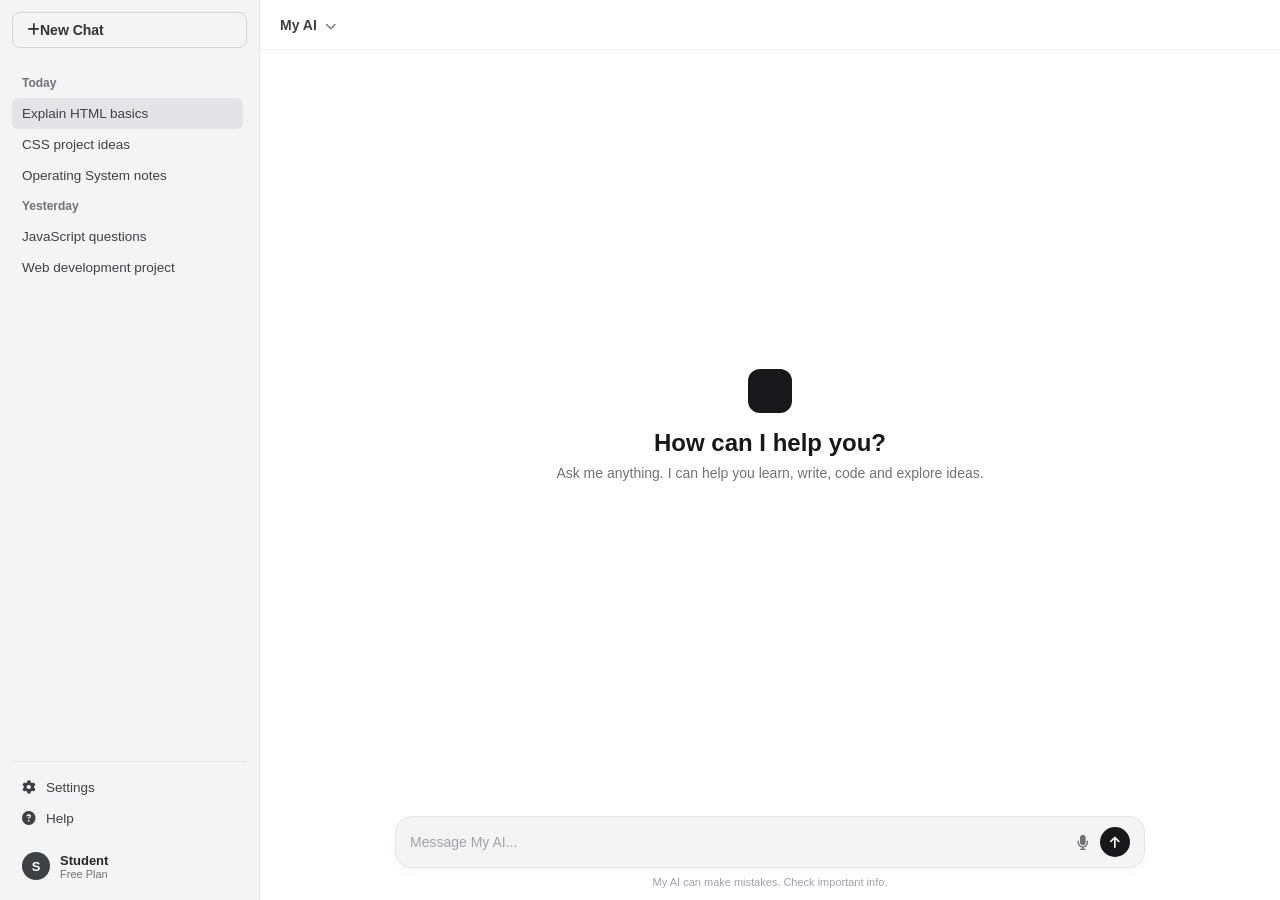
<file: my ai.html>
<!DOCTYPE html>
<html lang="en">
<head>
    <meta charset="UTF-8">
    <meta name="viewport" content="width=device-width, initial-scale=1.0">
    <title>My AI</title>
    <!-- Google Fonts & FontAwesome for Icons -->
    <link rel="stylesheet" href="https://cdnjs.cloudflare.com/ajax/libs/font-awesome/6.4.0/css/all.min.css">
    <link rel="stylesheet" href="style.css">
</head>
<body>

    <div class="app-container">
        <!-- Sidebar -->
        <aside class="sidebar">
            <div class="sidebar-top">
                <button class="new-chat-btn">
                    <i class="fa-solid fa-plus"><span>New Chat</span></i>
                </button>
            </div>
            
            <div class="sidebar-history">
                <div class="history-category">Today</div>
                <div class="history-item active">Explain HTML basics</div>
                <div class="history-item">CSS project ideas</div>
                <div class="history-item">Operating System notes</div>
                
                <div class="history-category">Yesterday</div>
                <div class="history-item">JavaScript questions</div>
                <div class="history-item">Web development project</div>
            </div>

            <div class="sidebar-bottom">
                <div class="menu-item"><i class="fa-solid fa-gear"></i> Settings</div>
                <div class="menu-item"><i class="fa-solid fa-circle-question"></i> Help</div>
                <div class="user-profile">
                    <div class="user-avatar">S</div>
                    <div class="user-info">
                        <span class="user-name">Student</span>
                        <span class="user-plan">Free Plan</span>
                    </div>
                </div>
            </div>
        </aside>

        <!-- Main Chat Section -->
        <main class="chat-main">
            <header class="chat-header">
                <span class="header-title">My AI <i class="fa-solid fa-chevron-down"></i></span>
            </header>

            <div class="chat-body" id="chatBody">
                <!-- Initial Welcome Screen -->
                <div class="welcome-container" id="welcomeContainer">
                    <div class="ai-logo-large">
                        <i class="fa-solid fa-sparkles"></i>
                    </div>
                    <h1>How can I help you?</h1>
                    <p>Ask me anything. I can help you learn, write, code and explore ideas.</p>
                </div>

                <!-- Chat messages will append here dynamically via JS -->
                <div class="chat-messages" id="chatMessages"></div>
            </div>

            <!-- Input Footer Area -->
            <div class="chat-footer">
                <div class="input-box-wrapper">
                    <input type="text" id="userInput" placeholder="Message My AI...">
                    <div class="input-actions">
                        <button class="action-btn"><i class="fa-solid fa-microphone"></i></button>
                        <button class="send-btn" id="sendBtn"><i class="fa-solid fa-arrow-up"></i></button>
                    </div>
                </div>
                <p class="footer-note">My AI can make mistakes. Check important info.</p>
            </div>
        </main>
    </div>

    <script src="script.js"></script>
</body>
</html>
</file>
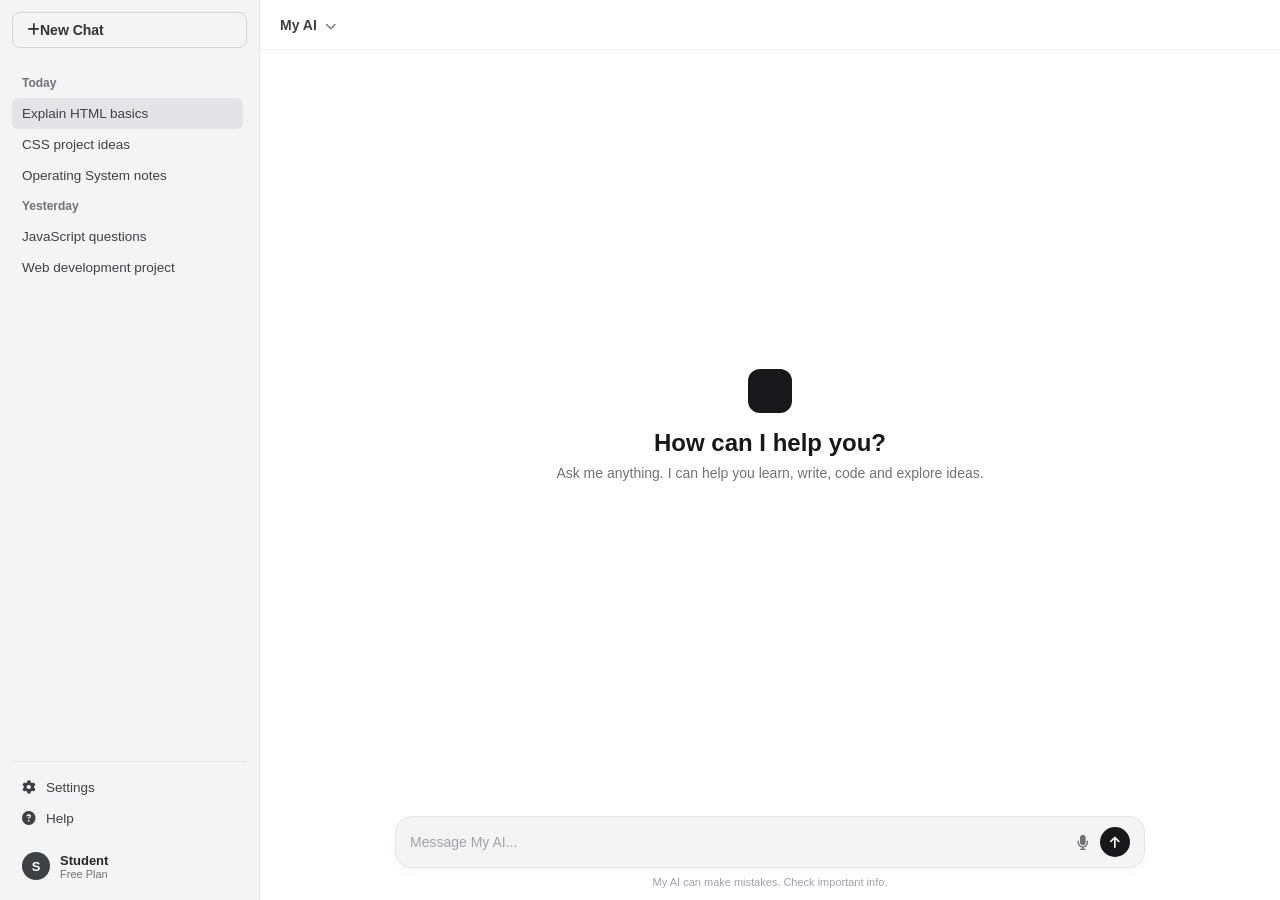
<file: HTML/my ai.html>
<!DOCTYPE html>
<html lang="en">
<head>
    <meta charset="UTF-8">
    <meta name="viewport" content="width=device-width, initial-scale=1.0">
    <title>My AI</title>
    <!-- Google Fonts & FontAwesome for Icons -->
    <link rel="stylesheet" href="https://cdnjs.cloudflare.com/ajax/libs/font-awesome/6.4.0/css/all.min.css">
    <link rel="stylesheet" href="../style.css">
</head>
<body>

    <div class="app-container">
        <!-- Sidebar -->
        <aside class="sidebar">
            <div class="sidebar-top">
                <button class="new-chat-btn">
                    <i class="fa-solid fa-plus"><span>New Chat</span></i>
                </button>
            </div>
            
            <div class="sidebar-history">
                <div class="history-category">Today</div>
                <div class="history-item active">Explain HTML basics</div>
                <div class="history-item">CSS project ideas</div>
                <div class="history-item">Operating System notes</div>
                
                <div class="history-category">Yesterday</div>
                <div class="history-item">JavaScript questions</div>
                <div class="history-item">Web development project</div>
            </div>

            <div class="sidebar-bottom">
                <div class="menu-item"><i class="fa-solid fa-gear"></i> Settings</div>
                <div class="menu-item"><i class="fa-solid fa-circle-question"></i> Help</div>
                <div class="user-profile">
                    <div class="user-avatar">S</div>
                    <div class="user-info">
                        <span class="user-name">Student</span>
                        <span class="user-plan">Free Plan</span>
                    </div>
                </div>
            </div>
        </aside>

        <!-- Main Chat Section -->
        <main class="chat-main">
            <header class="chat-header">
                <span class="header-title">My AI <i class="fa-solid fa-chevron-down"></i></span>
            </header>

            <div class="chat-body" id="chatBody">
                <!-- Initial Welcome Screen -->
                <div class="welcome-container" id="welcomeContainer">
                    <div class="ai-logo-large">
                        <i class="fa-solid fa-sparkles"></i>
                    </div>
                    <h1>How can I help you?</h1>
                    <p>Ask me anything. I can help you learn, write, code and explore ideas.</p>
                </div>

                <!-- Chat messages will append here dynamically via JS -->
                <div class="chat-messages" id="chatMessages"></div>
            </div>

            <!-- Input Footer Area -->
            <div class="chat-footer">
                <div class="input-box-wrapper">
                    <input type="text" id="userInput" placeholder="Message My AI...">
                    <div class="input-actions">
                        <button class="action-btn"><i class="fa-solid fa-microphone"></i></button>
                        <button class="send-btn" id="sendBtn"><i class="fa-solid fa-arrow-up"></i></button>
                    </div>
                </div>
                <p class="footer-note">My AI can make mistakes. Check important info.</p>
            </div>
        </main>
    </div>

    <script src="../script.js"></script>
</body>
</html>
</file>
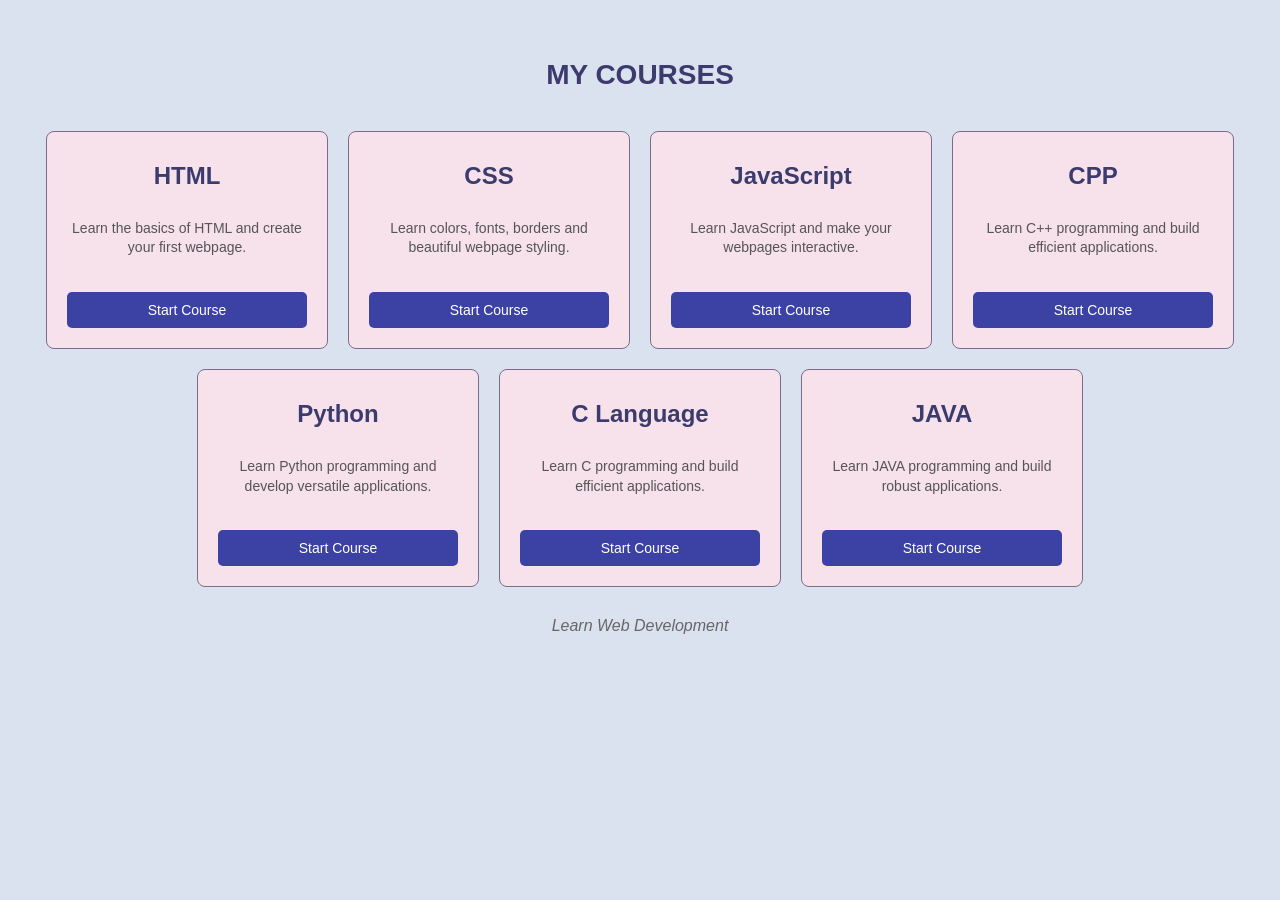
<file: HTML/my courses.html>
<!doctype html>
<html lang="en">
<head>
  <meta charset="UTF-8">
  <meta name="viewport" content="width=device-width, initial-scale=1.0">
  <title>My Courses</title>
  
  <style>
    /* Page Background and Font  */
    body {
      font-family: Arial, sans-serif;
      background-color: #dbe2ef;
      text-align: center;
      margin: 0;
      padding: 40px;
    }

    /* Top Title Styling */
    h1 {
      color: #3b3b6d;
      margin-bottom: 40px;
      font-size: 28px;
    }

    /* Wrapper to keep all 3 cards side-by-side */
    .container {
      display: flex;
      justify-content: center;
      gap: 20px;
      flex-wrap: wrap;
    }

    /* Shared style for all cards */
    .card {
      background-color: #f7e2eb;
      border: 1px solid #7d6b8d;
      border-radius: 8px;
      width: 240px;
      padding: 20px;
      display: flex;
      flex-direction: column;
      justify-content: space-between;
      align-items: center;
    }

    /* Card Titles */
    .card h2 {
      color: #3b3b6d;
      margin-top: 10px;
      margin-bottom: 15px;
    }

    /* Card Paragraphs */
    .card p {
      color: #555;
      font-size: 14px;
      line-height: 1.4;
    }

    /* Buttons inside Cards */
    .card button {
      background-color: #3b42a4;
      color: white;
      border: none;
      border-radius: 5px;
      width: 100%;
      padding: 10px 0;
      font-size: 14px;
      cursor: pointer;
      margin-top: 20px;
    }

    /* Footer Text */
    .footer-text {
      margin-top: 30px;
      color: #666;
      font-style: italic;
    }
  </style>
</head>

<body>

  <h1>MY COURSES</h1>

  <!-- Container for all 3 cards -->
  <div class="container">

    <!-- Card 1 -->
    <div class="card">
      <h2>HTML</h2>
      <p>Learn the basics of HTML and create your first webpage.</p>
      <button>Start Course</button>
    </div>

    <!-- Card 2 -->
    <div class="card">
      <h2>CSS</h2>
      <p>Learn colors, fonts, borders and beautiful webpage styling.</p>
      <button>Start Course</button>
    </div>

    <!-- Card 3 -->
    <div class="card">
      <h2>JavaScript</h2>
      <p>Learn JavaScript and make your webpages interactive.</p>
      <button>Start Course</button>
    </div>

    <!-- Card 4 -->
     <div class="card">
      <h2>CPP</h2>
      <p>Learn C++ programming and build efficient applications.</p>
      <button>Start Course</button>
      </div>

      <!-- Card 5 -->
        <div class="card">
            <h2>Python</h2>
            <p>Learn Python programming and develop versatile applications.</p>
            <button>Start Course</button>
            </div>

    <!-- Card 6 -->
        <div class="card">
            <h2>C Language</h2>
            <p>Learn C programming and build efficient applications.</p>
            <button>Start Course</button>
        </div>
    <!-- Card 7 -->
        <div class="card">
            <h2>JAVA</h2>
            <p>Learn JAVA programming and build robust applications.</p>
            <button>Start Course</button>
        </div>

        

  </div>

  <p class="footer-text">Learn Web Development</p>

</body>
</html>
</file>
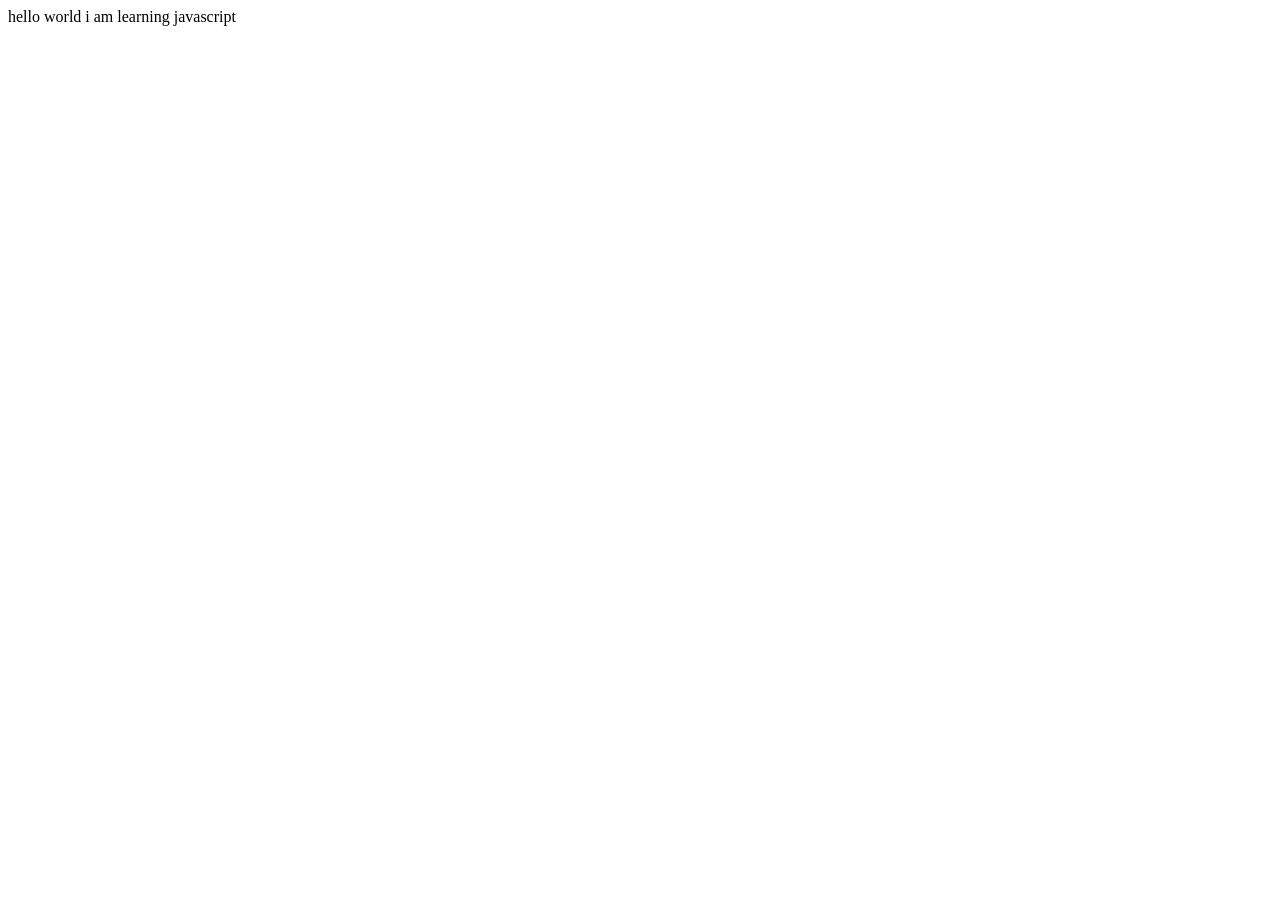
<file: HTML/javascript/jssyntax.html>
<!DOCTYPE html>
<html>
    <body>
        <script>
            // console = browser's console
            // log()= display message in console    
            // "Hello World"= message to be displayed in console
            // ; = marks the end of a instruction

            console.log("Hello World");

            // display the student's name 
            console.log("My name is Kavya");

            // display the student's age
            console.log("My age is 19");

            // display the student's college name
            console.log("My college name is kiet College");

            let age = 19;
            console.log("My age is " + age);
            age = 50;
            console.log("My age is " + age);
            const name = "Kavya";
            console.log("My name is " + name);
            var college = "kiet College";
            console.log("My college name is " + college);
            let student = {
                name: "Kavya",
                age: 19,
                college: "kiet College",
                course: "B.Tech"
            };
            console.log("Student details:");
            console.log("Name: " + student.name);
            console.log("Age: " + student.age);
            console.log("College: " + student.college);
            console.log("Course: " + student.course);

            let fruits = ["Apple", "Banana", "Mango", "Orange"];
            // display complete array
            console.log("Fruits: " + fruits);

            //array position starts from 0
            // 0 = Apple
            // 1 = Banana   
            // 2 = Mango
            // 3 = Orange
            console.log("First fruit: " + fruits[0]);
            console.log("Second fruit: " + fruits[1]);
            console.log("Third fruit: " + fruits[2]);
            console.log("Fourth fruit: " + fruits[3]);
        </script>
        hello world 
        i am learning javascript

        
    </body>
</html>
</file>
<file: style.css>
* {
    margin: 0;
    padding: 0;
    box-sizing: border-box;
    font-family: -apple-system, BlinkMacSystemFont, "Segoe UI", Roboto, Helvetica, Arial, sans-serif;
}

body {
    background-color: #f9f9f9;
    color: #222;
    height: 100vh;
    overflow: hidden;
}

.app-container {
    display: flex;
    height: 100vh;
    width: 100vw;
}

/* --- SIDEBAR STYLING --- */
.sidebar {
    width: 260px;
    background-color: #f4f4f5;
    border-right: 1px solid #e5e5e5;
    display: flex;
    flex-direction: column;
    justify-content: space-between;
    padding: 12px;
}

.sidebar-top .new-chat-btn {
    width: 100%;
    background-color: transparent;
    border: 1px solid #d4d4d8;
    padding: 10px 14px;
    border-radius: 8px;
    display: flex;
    align-items: center;
    gap: 10px;
    font-size: 14px;
    font-weight: 500;
    cursor: pointer;
    color: #333;
    transition: background 0.2s;
}

.sidebar-top .new-chat-btn:hover {
    background-color: #eaeaea;
}

.sidebar-history {
    flex: 1;
    overflow-y: auto;
    margin-top: 20px;
    padding-right: 4px;
}

.history-category {
    font-size: 12px;
    font-weight: 600;
    color: #71717a;
    padding: 8px 10px;
}

.history-item {
    font-size: 13.5px;
    padding: 8px 10px;
    border-radius: 6px;
    color: #3f3f46;
    cursor: pointer;
    white-space: nowrap;
    overflow: hidden;
    text-overflow: ellipsis;
}

.history-item:hover, .history-item.active {
    background-color: #e4e4e7;
}

.sidebar-bottom {
    border-top: 1px solid #e5e5e5;
    padding-top: 10px;
}

.menu-item {
    font-size: 13.5px;
    padding: 8px 10px;
    border-radius: 6px;
    color: #3f3f46;
    cursor: pointer;
    display: flex;
    align-items: center;
    gap: 10px;
}

.menu-item:hover {
    background-color: #e4e4e7;
}

.user-profile {
    display: flex;
    align-items: center;
    gap: 10px;
    margin-top: 10px;
    padding: 8px 10px;
}

.user-avatar {
    width: 28px;
    height: 28px;
    background-color: #3f3f46;
    color: white;
    border-radius: 50%;
    display: flex;
    align-items: center;
    justify-content: center;
    font-size: 13px;
    font-weight: 600;
}

.user-info {
    display: flex;
    flex-direction: column;
}

.user-name {
    font-size: 13px;
    font-weight: 600;
    color: #27272a;
}

.user-plan {
    font-size: 11px;
    color: #71717a;
}

/* --- CHAT MAIN SECTION --- */
.chat-main {
    flex: 1;
    display: flex;
    flex-direction: column;
    background-color: #ffffff;
    position: relative;
}

.chat-header {
    height: 50px;
    display: flex;
    align-items: center;
    padding: 0 20px;
    font-size: 14px;
    font-weight: 600;
    color: #3f3f46;
    border-bottom: 1px solid #f0f0f0;
}

.chat-header i {
    font-size: 11px;
    margin-left: 4px;
    color: #71717a;
}

.chat-body {
    flex: 1;
    overflow-y: auto;
    display: flex;
    flex-direction: column;
    align-items: center;
    padding: 20px;
}

/* Welcome Screen */
.welcome-container {
    margin: auto;
    text-align: center;
    max-width: 500px;
}

.ai-logo-large {
    width: 44px;
    height: 44px;
    background-color: #18181b;
    color: white;
    border-radius: 12px;
    display: flex;
    align-items: center;
    justify-content: center;
    margin: 0 auto 16px auto;
    font-size: 20px;
}

.welcome-container h1 {
    font-size: 24px;
    font-weight: 600;
    color: #18181b;
    margin-bottom: 8px;
}

.welcome-container p {
    font-size: 14px;
    color: #71717a;
}

/* Chat Message Styles */
.chat-messages {
    width: 100%;
    max-width: 750px;
    display: flex;
    flex-direction: column;
    gap: 24px;
}

.message {
    display: flex;
    gap: 14px;
    font-size: 14.5px;
    line-height: 1.6;
    color: #27272a;
}

.message .avatar {
    width: 28px;
    height: 28px;
    border-radius: 50%;
    display: flex;
    align-items: center;
    justify-content: center;
    font-size: 12px;
    font-weight: 600;
    flex-shrink: 0;
}

.message.user .avatar {
    background-color: #e4e4e7;
    color: #3f3f46;
}

.message.ai .avatar {
    background-color: #18181b;
    color: white;
}

.message-content {
    flex: 1;
}

/* --- FOOTER INPUT AREA --- */
.chat-footer {
    padding: 16px 20px 12px 20px;
    display: flex;
    flex-direction: column;
    align-items: center;
    background: linear-gradient(to top, #ffffff 80%, rgba(255,255,255,0));
}

.input-box-wrapper {
    width: 100%;
    max-width: 750px;
    background-color: #f4f4f5;
    border: 1px solid #e4e4e7;
    border-radius: 16px;
    padding: 10px 14px;
    display: flex;
    align-items: center;
    justify-content: space-between;
    box-shadow: 0 4px 12px rgba(0,0,0,0.03);
}

.input-box-wrapper input {
    flex: 1;
    border: none;
    background: transparent;
    outline: none;
    font-size: 14px;
    color: #27272a;
}

.input-box-wrapper input::placeholder {
    color: #a1a1aa;
}

.input-actions {
    display: flex;
    align-items: center;
    gap: 8px;
}

.action-btn {
    background: transparent;
    border: none;
    color: #71717a;
    font-size: 15px;
    cursor: pointer;
    padding: 4px;
}

.send-btn {
    background-color: #18181b;
    color: white;
    border: none;
    width: 30px;
    height: 30px;
    border-radius: 50%;
    display: flex;
    align-items: center;
    justify-content: center;
    cursor: pointer;
    font-size: 13px;
    transition: opacity 0.2s;
}

.send-btn:hover {
    opacity: 0.85;
}

.footer-note {
    font-size: 11px;
    color: #a1a1aa;
    margin-top: 8px;
}
</file>
